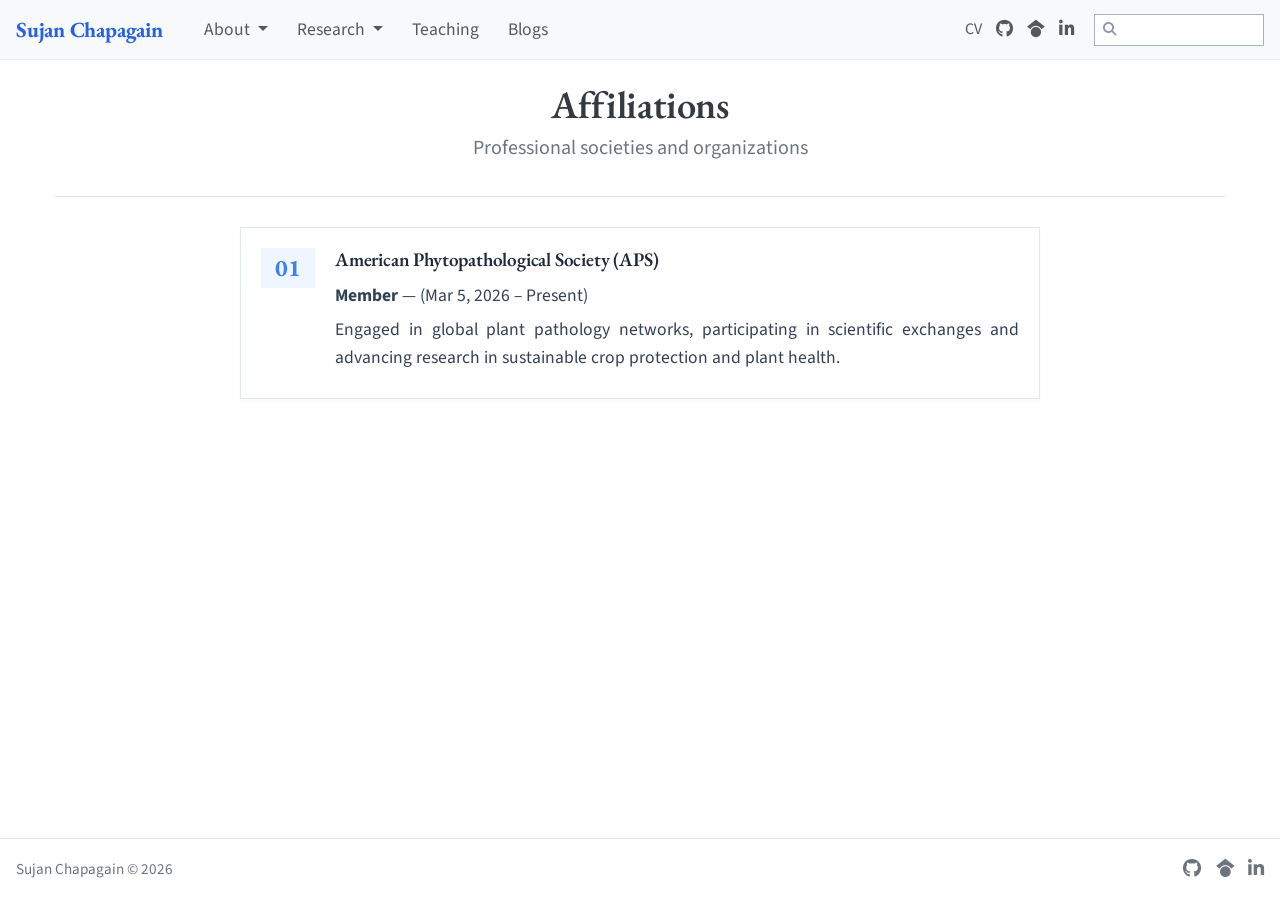
<file: affiliations.html>
<!doctype html>
<html lang="en">
<head>
<meta charset="utf-8">
<meta name="viewport" content="width=device-width, initial-scale=1">
<title>Affiliations | Sujan Chapagain</title>
<meta name="description" content="Sujan Chapagain - Agricultural Researcher | Agronomy, Plant Pathology and Plant Breeding">
<link rel="stylesheet" href="https://cdnjs.cloudflare.com/ajax/libs/font-awesome/6.5.1/css/all.min.css">
<link rel="stylesheet" href="style.css">
<style>
  /* Navigation Bar Layout & Search Styling */
  .navbar-inner {
    display: flex;
    align-items: center;
    justify-content: space-between;
  }

  .nav-right {
    display: flex;
    align-items: center;
    gap: 14px;
  }

  .nav-search {
    position: relative;
    display: flex;
    align-items: center;
    margin-left: 6px;
  }

  .nav-search input {
    width: 170px;
    height: 32px;
    padding: 4px 10px 4px 30px;
    font-size: 0.9rem;
    color: #333;
    background-color: #ffffff;
    border: 1.5px solid #a4b3ca;
    border-radius: 6px;
    outline: none;
    transition: border-color 0.2s ease, box-shadow 0.2s ease;
  }

  .nav-search input:focus {
    border-color: #5c93e6;
    box-shadow: 0 0 0 2px rgba(92, 147, 230, 0.25);
  }

  .nav-search .search-icon {
    position: absolute;
    left: 9px;
    color: #8c98a9;
    font-size: 0.85rem;
    pointer-events: none;
  }

  /* Main Container Centering & Text Formatting */
  main {
    max-width: 1200px;
    margin: 0 auto;
    padding: 20px 15px;
  }

  .page-header {
    text-align: center;
    margin-bottom: 30px;
  }

  .affiliations-container {
    max-width: 800px;
    margin: 0 auto;
    display: flex;
    flex-direction: column;
    gap: 20px;
  }

  .org {
    display: flex;
    gap: 20px;
    align-items: flex-start;
    padding: 20px;
    border: 1px solid #e2e8f0;
    border-radius: 8px;
    background-color: #ffffff;
    box-shadow: 0 2px 5px rgba(0,0,0,0.03);
  }

  .org-number {
    font-size: 1.5rem;
    font-weight: 700;
    color: #3b82f6;
    background-color: #eff6ff;
    padding: 8px 14px;
    border-radius: 6px;
  }

  .org-text-box {
    flex: 1;
  }

  .org-title {
    margin: 0 0 10px 0;
    font-size: 1.2rem;
    color: #1e293b;
  }

  .role-list {
    list-style: none;
    padding: 0;
    margin: 0;
    line-height: 1.6;
    text-align: justify;
    color: #334155;
  }

  .role-list li {
    margin-bottom: 6px;
  }
</style>
</head>
<body>
<header class="navbar">
  <div class="navbar-inner">
    <a class="brand" href="index.html">Sujan Chapagain</a>
    <button class="menu-toggle" aria-label="Toggle menu"><i class="fa-solid fa-bars"></i></button>
    <ul class="nav-left">
      <li><button class="nav-link caret">About</button>
        <ul class="dropdown-menu">
          <li><a href="index.html">About me</a></li>
          <li><a href="news.html">News</a></li>
          <li><a href="contact.html">Contact</a></li>
        </ul>
      </li>
      <li><button class="nav-link caret active">Research</button>
        <ul class="dropdown-menu">
          <li><a href="projects.html">Projects &amp; Grants</a></li>
          <li><a href="publications.html">Publications</a></li>
          <li><a href="affiliations.html">Affiliations</a></li>
        </ul>
      </li>
      <li><a class="nav-link" href="teaching.html">Teaching</a></li>
      <li><a class="nav-link" href="blogs.html">Blogs</a></li>
    </ul>

    <!-- Right Section with Links & Search Bar -->
    <div class="nav-right">
      <a class="cv" href="files/Chapagain_Sujan_CV.pdf">CV</a>
      <a href="https://github.com/chapagainsujan" target="_blank" rel="noopener" aria-label="GitHub"><i class="fa-brands fa-github"></i></a>
      <a href="https://scholar.google.com/citations?user=jgRf4AgAAAAJ&hl=en" target="_blank" rel="noopener" aria-label="Google Scholar"><i class="fa-brands fa-google-scholar"></i></a>
      <a href="https://www.linkedin.com/in/sujan-chapagain-240617140/" target="_blank" rel="noopener" aria-label="LinkedIn"><i class="fa-brands fa-linkedin-in"></i></a>
      
      <!-- Right-Aligned Search Bar -->
      <div class="nav-search">
        <i class="fa-solid fa-magnifying-glass search-icon"></i>
        <input type="text" placeholder="" aria-label="Search site">
      </div>
    </div>
  </div>
</header>

<main>
  <div class="page-header">
    <h1 class="title">Affiliations</h1>
    <p class="subtitle">Professional societies and organizations</p>
  </div>

  <div class="affiliations-container">
    <div class="org">
      <div class="org-number">01</div>
      <div class="org-text-box">
        <h2 class="org-title">American Phytopathological Society (APS)</h2>
        <ul class="role-list">
          <li><strong>Member</strong> &mdash; (Mar 5, 2026 &ndash; Present)</li>
          <li>Engaged in global plant pathology networks, participating in scientific exchanges and advancing research in sustainable crop protection and plant health.</li>
        </ul>
      </div>
    </div>
    <!-- Additional affiliations can be added here following the same .org block format -->
  </div>
</main>

<footer>
  <div class="footer-inner">
    <div>Sujan Chapagain &copy; <span id="year">2026</span></div>
    <div class="footer-icons">
      <a href="https://github.com/chapagainsujan" target="_blank" rel="noopener" aria-label="GitHub"><i class="fa-brands fa-github"></i></a>
      <a href="https://scholar.google.com/citations?user=jgRf4AgAAAAJ&hl=en" target="_blank" rel="noopener" aria-label="Google Scholar"><i class="fa-brands fa-google-scholar"></i></a>
      <a href="https://www.linkedin.com/in/sujan-chapagain-240617140/" target="_blank" rel="noopener" aria-label="LinkedIn"><i class="fa-brands fa-linkedin-in"></i></a>
    </div>
  </div>
</footer>
<script src="script.js"></script>
</body>
</html>
</file>
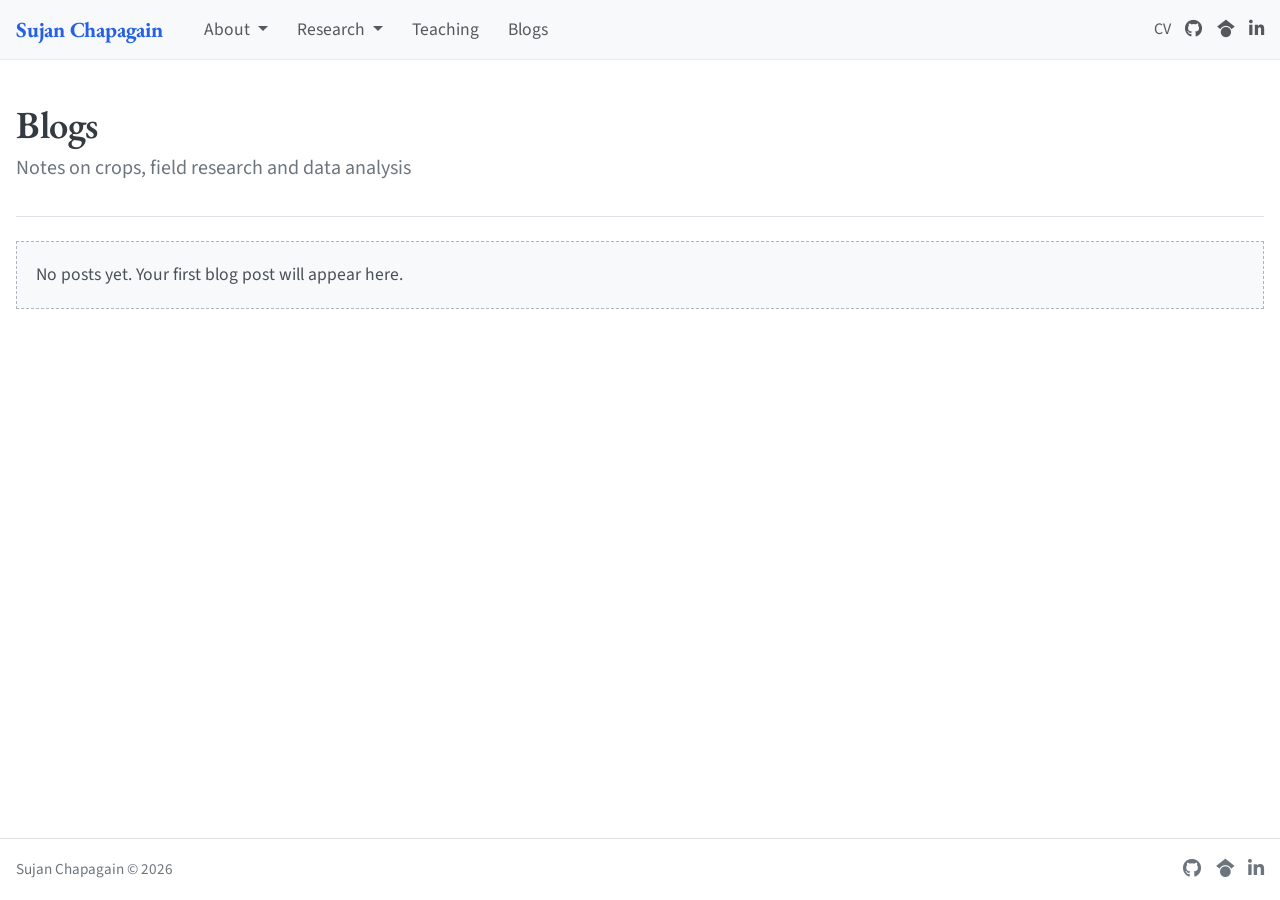
<file: blogs.html>
<!doctype html>
<html lang="en">
<head>
<meta charset="utf-8">
<meta name="viewport" content="width=device-width, initial-scale=1">
<title>Blogs | Sujan Chapagain</title>
<meta name="description" content="Sujan Chapagain - Agricultural Researcher | Agronomy, Plant Pathology and Plant Breeding">
<link rel="stylesheet" href="https://cdnjs.cloudflare.com/ajax/libs/font-awesome/6.5.1/css/all.min.css">
<link rel="stylesheet" href="style.css">
</head>
<body>
<header class="navbar">
  <div class="navbar-inner">
    <a class="brand" href="index.html">Sujan Chapagain </a>
    <button class="menu-toggle" aria-label="Toggle menu"><i class="fa-solid fa-bars"></i></button>
    <ul class="nav-left">
      <li><button class="nav-link caret">About</button>
        <ul class="dropdown-menu">
          <li><a href="index.html">About me</a></li>
          <li><a href="news.html">News</a></li>
          <li><a href="contact.html">Contact</a></li>
        </ul></li>
      <li><button class="nav-link caret">Research</button>
        <ul class="dropdown-menu">
          <li><a href="projects.html">Projects &amp; Grants</a></li>
          <li><a href="publications.html">Publications</a></li>
          <li><a href="affiliations.html">Affiliations</a></li>
        </ul></li>
      <li><a class="nav-link" href="teaching.html">Teaching</a></li>
      <li><a class="nav-link active" href="blogs.html">Blogs</a></li>
    </ul>
    <div class="nav-right">
      <a class="cv" href="files/Chapagain_Sujan_CV.pdf">CV</a>
      <a href="https://github.com/chapagainsujan" target="_blank" rel="noopener" aria-label="GitHub"><i class="fa-brands fa-github"></i></a>
      <a href="https://scholar.google.com/citations?user=jgRf4AgAAAAJ&hl=en" target="_blank" rel="noopener" aria-label="Google Scholar"><i class="fa-brands fa-google-scholar"></i></a>
      <a href="https://www.linkedin.com/in/sujan-chapagain-240617140/" target="_blank" rel="noopener" aria-label="LinkedIn"><i class="fa-brands fa-linkedin-in"></i></a>
    </div>
  </div>
</header>

<main>
<div class="page-header"><h1 class="title">Blogs</h1><p class="subtitle">Notes on crops, field research and data analysis</p></div><div class="empty">No posts yet. Your first blog post will appear here.</div>
<!-- SAMPLE POST (copy, edit and paste above the empty box)
<article class="blog-item">
  <div>
    <h3><a href="#">Post title</a></h3>
    <div class="meta">Oct 17, 2026 &middot; Field research</div>
    <p>Two or three sentences that summarize the post.</p>
  </div>
  <img src="Image/post1.jpg" alt="">
</article>
-->
</main>

<footer>
  <div class="footer-inner">
    <div>Sujan Chapagain &copy; <span id="year">2026</span></div>
    <div class="footer-icons">
      <a href="https://github.com/chapagainsujan" target="_blank" rel="noopener" aria-label="GitHub"><i class="fa-brands fa-github"></i></a>
      <a href="https://scholar.google.com/citations?user=jgRf4AgAAAAJ&hl=en" target="_blank" rel="noopener" aria-label="Google Scholar"><i class="fa-brands fa-google-scholar"></i></a>
      <a href="https://www.linkedin.com/in/sujan-chapagain-240617140/" target="_blank" rel="noopener" aria-label="LinkedIn"><i class="fa-brands fa-linkedin-in"></i></a>
    </div>
  </div>
</footer>
<script src="script.js"></script>
</body>
</html>
</file>
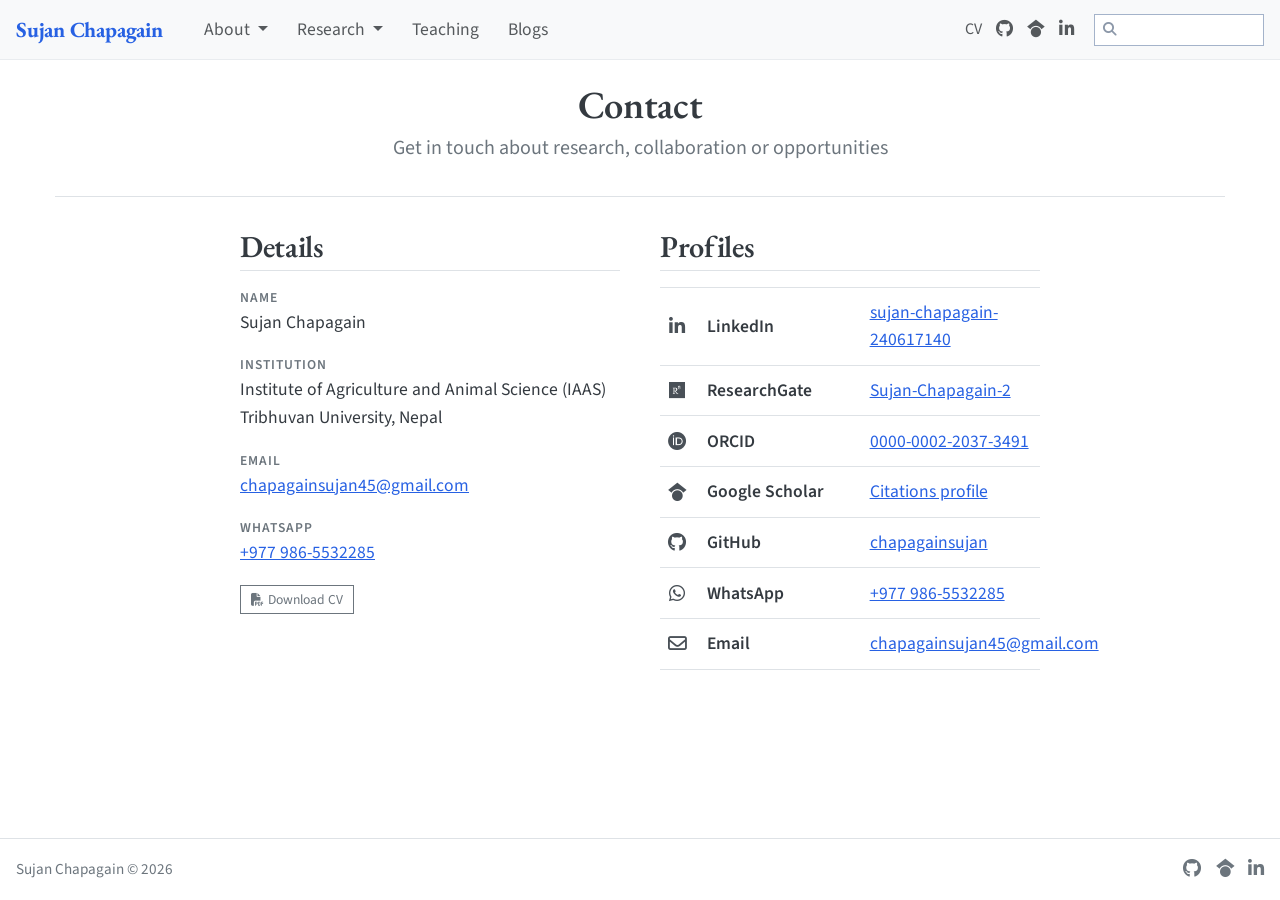
<file: contact.html>
<!doctype html>
<html lang="en">
<head>
<meta charset="utf-8">
<meta name="viewport" content="width=device-width, initial-scale=1">
<title>Contact | Sujan Chapagain</title>
<meta name="description" content="Sujan Chapagain - Agricultural Researcher | Agronomy, Plant Pathology and Plant Breeding">
<link rel="stylesheet" href="https://cdnjs.cloudflare.com/ajax/libs/font-awesome/6.5.1/css/all.min.css">
<link rel="stylesheet" href="style.css">
<style>
  /* Navigation Bar Layout & Search Styling */
  .navbar-inner {
    display: flex;
    align-items: center;
    justify-content: space-between;
  }

  .nav-right {
    display: flex;
    align-items: center;
    gap: 14px;
  }

  .nav-search {
    position: relative;
    display: flex;
    align-items: center;
    margin-left: 6px;
  }

  .nav-search input {
    width: 170px;
    height: 32px;
    padding: 4px 10px 4px 30px;
    font-size: 0.9rem;
    color: #333;
    background-color: #ffffff;
    border: 1.5px solid #a4b3ca;
    border-radius: 6px;
    outline: none;
    transition: border-color 0.2s ease, box-shadow 0.2s ease;
  }

  .nav-search input:focus {
    border-color: #5c93e6;
    box-shadow: 0 0 0 2px rgba(92, 147, 230, 0.25);
  }

  .nav-search .search-icon {
    position: absolute;
    left: 9px;
    color: #8c98a9;
    font-size: 0.85rem;
    pointer-events: none;
  }

  /* Main Container Centering & Text Formatting */
  main {
    max-width: 1200px;
    margin: 0 auto;
    padding: 20px 15px;
  }

  .page-header {
    text-align: center;
    margin-bottom: 30px;
  }

  .contact-grid {
    max-width: 800px;
    margin: 0 auto;
    display: grid;
    grid-template-columns: repeat(auto-fit, minmax(300px, 1fr));
    gap: 40px;
  }

  .contact-grid p {
    text-align: justify;
    line-height: 1.6;
  }
</style>
</head>
<body>
<header class="navbar">
  <div class="navbar-inner">
    <a class="brand" href="index.html">Sujan Chapagain</a>
    <button class="menu-toggle" aria-label="Toggle menu"><i class="fa-solid fa-bars"></i></button>
    <ul class="nav-left">
      <li><button class="nav-link caret active">About</button>
        <ul class="dropdown-menu">
          <li><a href="index.html">About me</a></li>
          <li><a href="news.html">News</a></li>
          <li><a href="contact.html">Contact</a></li>
        </ul>
      </li>
      <li><button class="nav-link caret">Research</button>
        <ul class="dropdown-menu">
          <li><a href="projects.html">Projects &amp; Grants</a></li>
          <li><a href="publications.html">Publications</a></li>
          <li><a href="affiliations.html">Affiliations</a></li>
        </ul>
      </li>
      <li><a class="nav-link" href="teaching.html">Teaching</a></li>
      <li><a class="nav-link" href="blogs.html">Blogs</a></li>
    </ul>
    
    <!-- Right Section with Links & Search Bar -->
    <div class="nav-right">
      <a class="cv" href="files/Chapagain_Sujan_CV.pdf">CV</a>
      <a href="https://github.com/chapagainsujan" target="_blank" rel="noopener" aria-label="GitHub"><i class="fa-brands fa-github"></i></a>
      <a href="https://scholar.google.com/citations?user=jgRf4AgAAAAJ&hl=en" target="_blank" rel="noopener" aria-label="Google Scholar"><i class="fa-brands fa-google-scholar"></i></a>
      <a href="https://www.linkedin.com/in/sujan-chapagain-240617140/" target="_blank" rel="noopener" aria-label="LinkedIn"><i class="fa-brands fa-linkedin-in"></i></a>
      
      <!-- Right-Aligned Search Bar -->
      <div class="nav-search">
        <i class="fa-solid fa-magnifying-glass search-icon"></i>
        <input type="text" placeholder="" aria-label="Search site">
      </div>
    </div>
  </div>
</header>

<main>
  <div class="page-header">
    <h1 class="title">Contact</h1>
    <p class="subtitle">Get in touch about research, collaboration or opportunities</p>
  </div>
  
  <div class="contact-grid">
    <div>
      <h2>Details</h2>
      <p class="detail"><span class="label">Name</span>Sujan Chapagain</p>
      <p class="detail"><span class="label">Institution</span>Institute of Agriculture and Animal Science (IAAS)<br>Tribhuvan University, Nepal</p>
      <p class="detail"><span class="label">Email</span><a href="mailto:chapagainsujan45@gmail.com">chapagainsujan45@gmail.com</a></p>
      <p class="detail"><span class="label">WhatsApp</span><a href="https://wa.me/9779865532285" target="_blank" rel="noopener">+977 986-5532285</a></p>
      <p><a class="btn-outline" href="files/Chapagain_Sujan_CV.pdf"><i class="fa-solid fa-file-pdf"></i> Download CV</a></p>
    </div>
    
    <div>
      <h2>Profiles</h2>
      <ul class="link-rows">
        <li><i class="fa-brands fa-linkedin-in"></i><span class="name">LinkedIn</span><a class="handle" href="https://www.linkedin.com/in/sujan-chapagain-240617140/" target="_blank" rel="noopener">sujan-chapagain-240617140</a></li>
        <li><i class="fa-brands fa-researchgate"></i><span class="name">ResearchGate</span><a class="handle" href="https://www.researchgate.net/profile/Sujan-Chapagain-2" target="_blank" rel="noopener">Sujan-Chapagain-2</a></li>
        <li><i class="fa-brands fa-orcid"></i><span class="name">ORCID</span><a class="handle" href="https://orcid.org/0000-0002-2037-3491" target="_blank" rel="noopener">0000-0002-2037-3491</a></li>
        <li><i class="fa-brands fa-google-scholar"></i><span class="name">Google Scholar</span><a class="handle" href="https://scholar.google.com/citations?user=jgRf4AgAAAAJ&hl=en" target="_blank" rel="noopener">Citations profile</a></li>
        <li><i class="fa-brands fa-github"></i><span class="name">GitHub</span><a class="handle" href="https://github.com/chapagainsujan" target="_blank" rel="noopener">chapagainsujan</a></li>
        <li><i class="fa-brands fa-whatsapp"></i><span class="name">WhatsApp</span><a class="handle" href="https://wa.me/9779865532285" target="_blank" rel="noopener">+977 986-5532285</a></li>
        <li><i class="fa-regular fa-envelope"></i><span class="name">Email</span><a class="handle" href="mailto:chapagainsujan45@gmail.com">chapagainsujan45@gmail.com</a></li>
      </ul>
    </div>
  </div>
</main>

<footer>
  <div class="footer-inner">
    <div>Sujan Chapagain &copy; <span id="year">2026</span></div>
    <div class="footer-icons">
      <a href="https://github.com/chapagainsujan" target="_blank" rel="noopener" aria-label="GitHub"><i class="fa-brands fa-github"></i></a>
      <a href="https://scholar.google.com/citations?user=jgRf4AgAAAAJ&hl=en" target="_blank" rel="noopener" aria-label="Google Scholar"><i class="fa-brands fa-google-scholar"></i></a>
      <a href="https://www.linkedin.com/in/sujan-chapagain-240617140/" target="_blank" rel="noopener" aria-label="LinkedIn"><i class="fa-brands fa-linkedin-in"></i></a>
    </div>
  </div>
</footer>
<script src="script.js"></script>
</body>
</html>
</file>
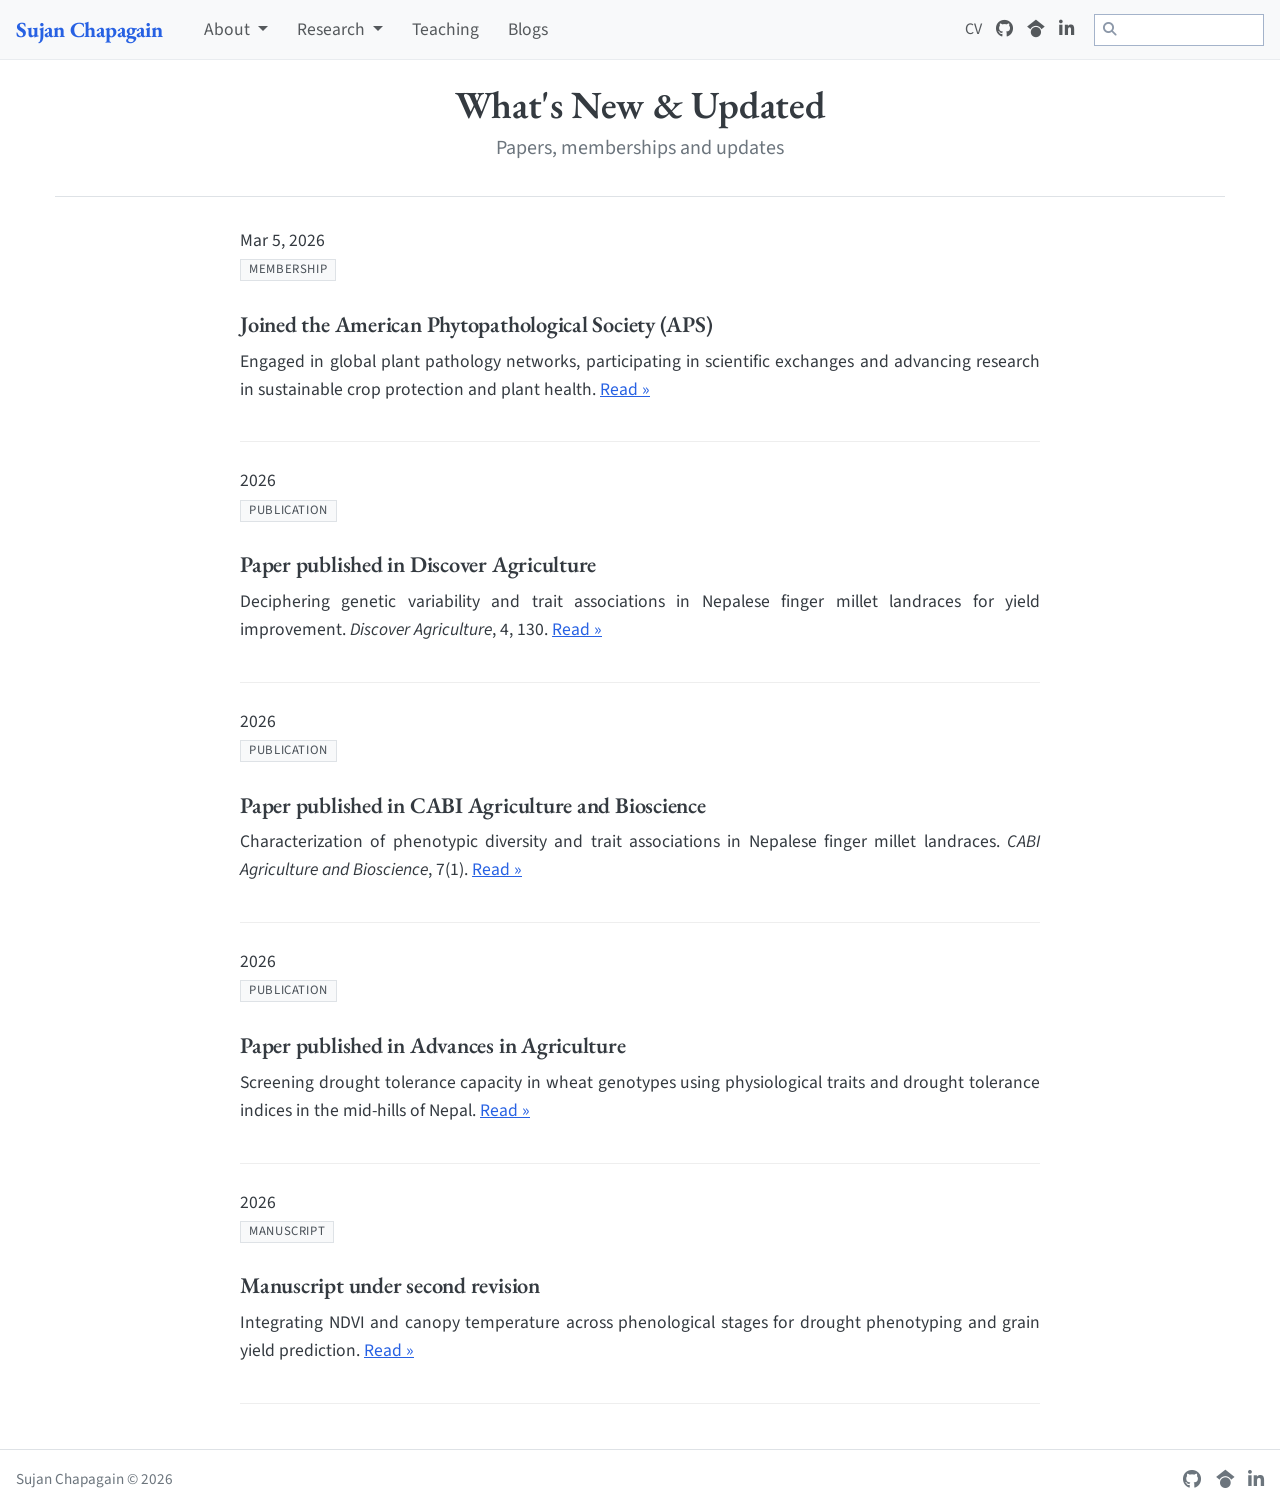
<file: news.html>
<!doctype html>
<html lang="en">
<head>
<meta charset="utf-8">
<meta name="viewport" content="width=device-width, initial-scale=1">
<title>News | Sujan Chapagain</title>
<meta name="description" content="Sujan Chapagain - Agricultural Researcher | Agronomy, Plant Pathology and Plant Breeding">
<link rel="stylesheet" href="https://cdnjs.cloudflare.com/ajax/libs/font-awesome/6.5.1/css/all.min.css">
<link rel="stylesheet" href="style.css">
<style>
  /* Navigation Bar Layout & Search Styling */
  .navbar-inner {
    display: flex;
    align-items: center;
    justify-content: space-between;
  }

  .nav-right {
    display: flex;
    align-items: center;
    gap: 14px;
  }

  .nav-search {
    position: relative;
    display: flex;
    align-items: center;
    margin-left: 6px;
  }

  .nav-search input {
    width: 170px;
    height: 32px;
    padding: 4px 10px 4px 30px;
    font-size: 0.9rem;
    color: #333;
    background-color: #ffffff;
    border: 1.5px solid #a4b3ca;
    border-radius: 6px;
    outline: none;
    transition: border-color 0.2s ease, box-shadow 0.2s ease;
  }

  .nav-search input:focus {
    border-color: #5c93e6;
    box-shadow: 0 0 0 2px rgba(92, 147, 230, 0.25);
  }

  .nav-search .search-icon {
    position: absolute;
    left: 9px;
    color: #8c98a9;
    font-size: 0.85rem;
    pointer-events: none;
  }

  /* Main Container Centering & Text Formatting */
  main {
    max-width: 1200px;
    margin: 0 auto;
    padding: 20px 15px;
  }

  .page-header {
    text-align: center;
    margin-bottom: 30px;
  }

  .news-container {
    max-width: 800px;
    margin: 0 auto;
  }

  .news-item {
    margin-bottom: 25px;
    padding-bottom: 20px;
    border-bottom: 1px solid #eee;
  }

  .news-item p {
    text-align: justify;
    line-height: 1.6;
    margin-top: 6px;
  }
</style>
</head>
<body>
<header class="navbar">
  <div class="navbar-inner">
    <a class="brand" href="index.html">Sujan Chapagain</a>
    <button class="menu-toggle" aria-label="Toggle menu"><i class="fa-solid fa-bars"></i></button>
    <ul class="nav-left">
      <li><button class="nav-link caret active">About</button>
        <ul class="dropdown-menu">
          <li><a href="index.html">About me</a></li>
          <li><a href="news.html">News</a></li>
          <li><a href="contact.html">Contact</a></li>
        </ul>
      </li>
      <li><button class="nav-link caret">Research</button>
        <ul class="dropdown-menu">
          <li><a href="projects.html">Projects &amp; Grants</a></li>
          <li><a href="publications.html">Publications</a></li>
          <li><a href="affiliations.html">Affiliations</a></li>
        </ul>
      </li>
      <li><a class="nav-link" href="teaching.html">Teaching</a></li>
      <li><a class="nav-link" href="blogs.html">Blogs</a></li>
    </ul>
    
    <!-- Right Section with Links & Search Bar -->
    <div class="nav-right">
      <a class="cv" href="files/Chapagain_Sujan_CV.pdf">CV</a>
      <a href="https://github.com/chapagainsujan" target="_blank" rel="noopener" aria-label="GitHub"><i class="fa-brands fa-github"></i></a>
      <a href="https://scholar.google.com/citations?user=jgRf4AgAAAAJ&hl=en" target="_blank" rel="noopener" aria-label="Google Scholar"><i class="fa-brands fa-google-scholar"></i></a>
      <a href="https://www.linkedin.com/in/sujan-chapagain-240617140/" target="_blank" rel="noopener" aria-label="LinkedIn"><i class="fa-brands fa-linkedin-in"></i></a>
      
      <!-- Right-Aligned Search Bar -->
      <div class="nav-search">
        <i class="fa-solid fa-magnifying-glass search-icon"></i>
        <input type="text" placeholder="" aria-label="Search site">
      </div>
    </div>
  </div>
</header>

<main>
  <div class="page-header">
    <h1 class="title">What's New &amp; Updated</h1>
    <p class="subtitle">Papers, memberships and updates</p>
  </div>
  
  <div class="news-container">
    <div class="news-item">
      <div class="news-date">Mar 5, 2026</div>
      <div>
        <span class="tag">Membership</span>
        <h3>Joined the American Phytopathological Society (APS)</h3>
        <p>Engaged in global plant pathology networks, participating in scientific exchanges and advancing research in sustainable crop protection and plant health. <a href="affiliations.html">Read &raquo;</a></p>
      </div>
    </div>

    <div class="news-item">
      <div class="news-date">2026</div>
      <div>
        <span class="tag">Publication</span>
        <h3>Paper published in Discover Agriculture</h3>
        <p>Deciphering genetic variability and trait associations in Nepalese finger millet landraces for yield improvement. <em>Discover Agriculture</em>, 4, 130. <a href="https://link.springer.com/article/10.1007/s44279-026-00587-3" target="_blank" rel="noopener">Read &raquo;</a></p>
      </div>
    </div>

    <div class="news-item">
      <div class="news-date">2026</div>
      <div>
        <span class="tag">Publication</span>
        <h3>Paper published in CABI Agriculture and Bioscience</h3>
        <p>Characterization of phenotypic diversity and trait associations in Nepalese finger millet landraces. <em>CABI Agriculture and Bioscience</em>, 7(1). <a href="https://doi.org/10.1079/ab.2026.0044" target="_blank" rel="noopener">Read &raquo;</a></p>
      </div>
    </div>

    <div class="news-item">
      <div class="news-date">2026</div>
      <div>
        <span class="tag">Publication</span>
        <h3>Paper published in Advances in Agriculture</h3>
        <p>Screening drought tolerance capacity in wheat genotypes using physiological traits and drought tolerance indices in the mid-hills of Nepal. <a href="https://onlinelibrary.wiley.com/doi/10.1155/aia/4020245" target="_blank" rel="noopener">Read &raquo;</a></p>
      </div>
    </div>

    <div class="news-item">
      <div class="news-date">2026</div>
      <div>
        <span class="tag">Manuscript</span>
        <h3>Manuscript under second revision</h3>
        <p>Integrating NDVI and canopy temperature across phenological stages for drought phenotyping and grain yield prediction. <a href="publications.html">Read &raquo;</a></p>
      </div>
    </div>
  </div>
</main>

<footer>
  <div class="footer-inner">
    <div>Sujan Chapagain &copy; <span id="year">2026</span></div>
    <div class="footer-icons">
      <a href="https://github.com/chapagainsujan" target="_blank" rel="noopener" aria-label="GitHub"><i class="fa-brands fa-github"></i></a>
      <a href="https://scholar.google.com/citations?user=jgRf4AgAAAAJ&hl=en" target="_blank" rel="noopener" aria-label="Google Scholar"><i class="fa-brands fa-google-scholar"></i></a>
      <a href="https://www.linkedin.com/in/sujan-chapagain-240617140/" target="_blank" rel="noopener" aria-label="LinkedIn"><i class="fa-brands fa-linkedin-in"></i></a>
    </div>
  </div>
</footer>
<script src="script.js"></script>
</body>
</html>
</file>
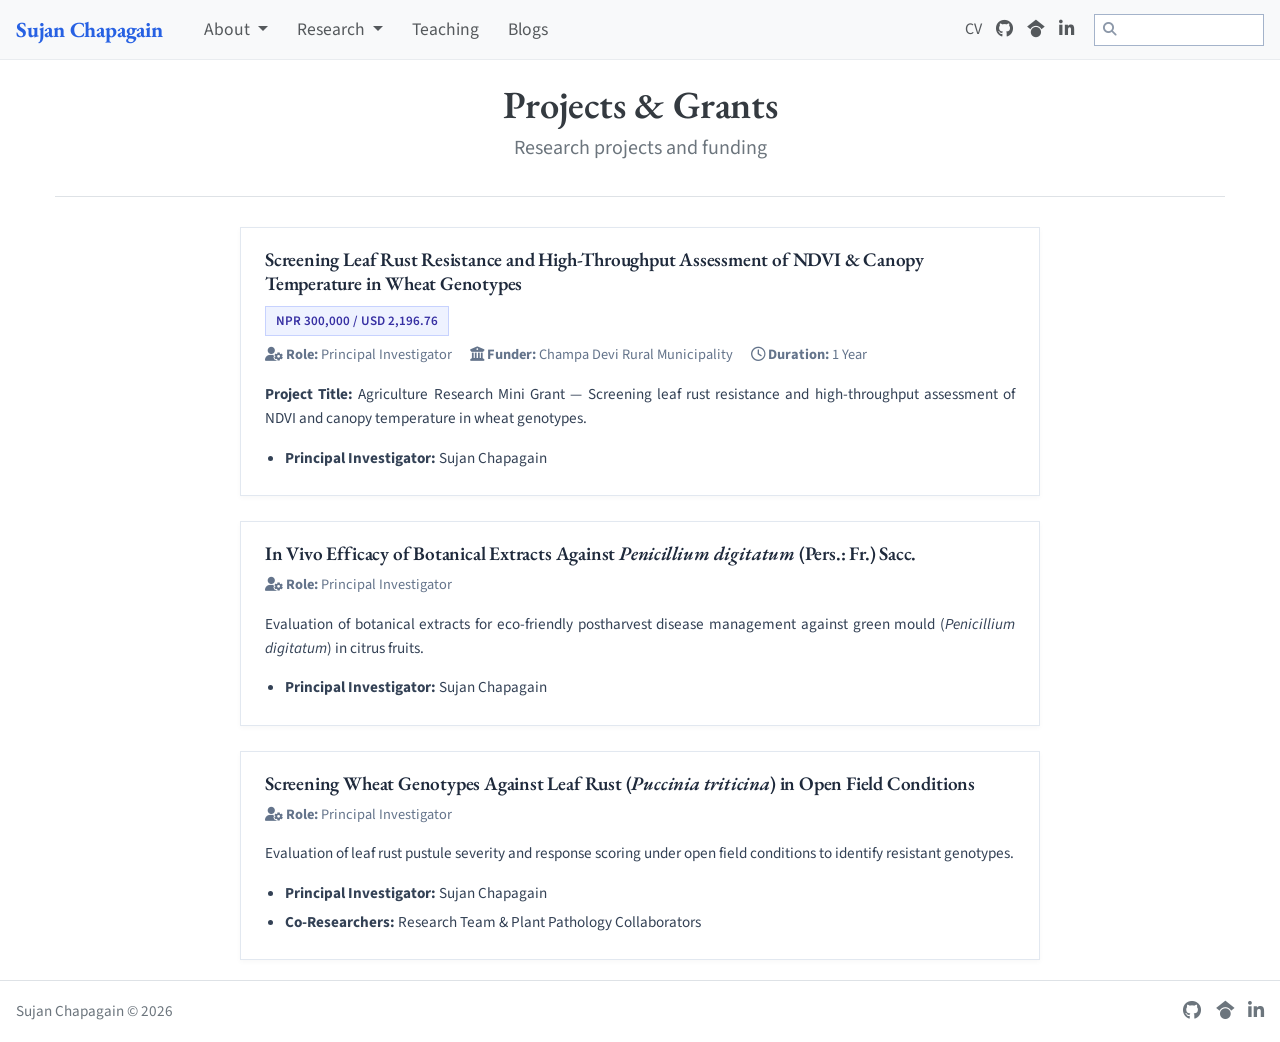
<file: projects.html>
<!doctype html>
<html lang="en">
<head>
<meta charset="utf-8">
<meta name="viewport" content="width=device-width, initial-scale=1">
<title>Projects &amp; Grants | Sujan Chapagain</title>
<meta name="description" content="Sujan Chapagain - Agricultural Researcher | Agronomy, Plant Pathology and Plant Breeding">
<link rel="stylesheet" href="https://cdnjs.cloudflare.com/ajax/libs/font-awesome/6.5.1/css/all.min.css">
<link rel="stylesheet" href="style.css">
<style>
  /* Navigation Bar Layout & Search Styling */
  .navbar-inner {
    display: flex;
    align-items: center;
    justify-content: space-between;
  }

  .nav-right {
    display: flex;
    align-items: center;
    gap: 14px;
  }

  .nav-search {
    position: relative;
    display: flex;
    align-items: center;
    margin-left: 6px;
  }

  .nav-search input {
    width: 170px;
    height: 32px;
    padding: 4px 10px 4px 30px;
    font-size: 0.9rem;
    color: #333;
    background-color: #ffffff;
    border: 1.5px solid #a4b3ca;
    border-radius: 6px;
    outline: none;
    transition: border-color 0.2s ease, box-shadow 0.2s ease;
  }

  .nav-search input:focus {
    border-color: #5c93e6;
    box-shadow: 0 0 0 2px rgba(92, 147, 230, 0.25);
  }

  .nav-search .search-icon {
    position: absolute;
    left: 9px;
    color: #8c98a9;
    font-size: 0.85rem;
    pointer-events: none;
  }

  /* Centered Page Layout */
  main {
    max-width: 1200px;
    margin: 0 auto;
    padding: 20px 15px;
  }

  .page-header {
    text-align: center;
    margin-bottom: 30px;
  }

  .projects-container {
    max-width: 800px;
    margin: 0 auto;
    display: flex;
    flex-direction: column;
    gap: 25px;
  }

  .project-card {
    border: 1px solid #e2e8f0;
    border-radius: 8px;
    padding: 20px 24px;
    background-color: #ffffff;
    box-shadow: 0 2px 5px rgba(0,0,0,0.03);
  }

  .project-header {
    display: flex;
    justify-content: space-between;
    align-items: flex-start;
    flex-wrap: wrap;
    gap: 10px;
    margin-bottom: 8px;
  }

  .project-title {
    font-size: 1.2rem;
    color: #1e293b;
    margin: 0;
  }

  .grant-badge {
    background-color: #eef2ff;
    color: #3730a3;
    font-size: 0.82rem;
    font-weight: 600;
    padding: 4px 10px;
    border-radius: 12px;
    border: 1px solid #c7d2fe;
  }

  .project-meta {
    font-size: 0.9rem;
    color: #64748b;
    margin-bottom: 12px;
  }

  .project-meta span {
    margin-right: 15px;
  }

  .project-details {
    text-align: justify;
    line-height: 1.6;
    color: #334155;
    font-size: 0.95rem;
  }

  .project-details ul {
    margin: 8px 0 0 20px;
    padding: 0;
  }

  .project-details li {
    margin-bottom: 5px;
  }
</style>
</head>
<body>
<header class="navbar">
  <div class="navbar-inner">
    <a class="brand" href="index.html">Sujan Chapagain</a>
    <button class="menu-toggle" aria-label="Toggle menu"><i class="fa-solid fa-bars"></i></button>
    <ul class="nav-left">
      <li><button class="nav-link caret">About</button>
        <ul class="dropdown-menu">
          <li><a href="index.html">About me</a></li>
          <li><a href="news.html">News</a></li>
          <li><a href="contact.html">Contact</a></li>
        </ul>
      </li>
      <li><button class="nav-link caret active">Research</button>
        <ul class="dropdown-menu">
          <li><a href="projects.html">Projects &amp; Grants</a></li>
          <li><a href="publications.html">Publications</a></li>
          <li><a href="affiliations.html">Affiliations</a></li>
        </ul>
      </li>
      <li><a class="nav-link" href="teaching.html">Teaching</a></li>
      <li><a class="nav-link" href="blogs.html">Blogs</a></li>
    </ul>

    <!-- Right Section with Links & Search Bar -->
    <div class="nav-right">
      <a class="cv" href="files/Chapagain_Sujan_CV.pdf">CV</a>
      <a href="https://github.com/chapagainsujan" target="_blank" rel="noopener" aria-label="GitHub"><i class="fa-brands fa-github"></i></a>
      <a href="https://scholar.google.com/citations?user=jgRf4AgAAAAJ&hl=en" target="_blank" rel="noopener" aria-label="Google Scholar"><i class="fa-brands fa-google-scholar"></i></a>
      <a href="https://www.linkedin.com/in/sujan-chapagain-240617140/" target="_blank" rel="noopener" aria-label="LinkedIn"><i class="fa-brands fa-linkedin-in"></i></a>
      
      <!-- Right-Aligned Search Bar -->
      <div class="nav-search">
        <i class="fa-solid fa-magnifying-glass search-icon"></i>
        <input type="text" placeholder="" aria-label="Search site">
      </div>
    </div>
  </div>
</header>

<main>
  <div class="page-header">
    <h1 class="title">Projects &amp; Grants</h1>
    <p class="subtitle">Research projects and funding</p>
  </div>

  <div class="projects-container">
    
    <!-- Project 1 -->
    <div class="project-card">
      <div class="project-header">
        <h3 class="project-title">Screening Leaf Rust Resistance and High-Throughput Assessment of NDVI &amp; Canopy Temperature in Wheat Genotypes</h3>
        <span class="grant-badge">NPR 300,000 / USD 2,196.76</span>
      </div>
      <div class="project-meta">
        <span><i class="fa-solid fa-user-gear"></i> <strong>Role:</strong> Principal Investigator</span>
        <span><i class="fa-solid fa-building-columns"></i> <strong>Funder:</strong> Champa Devi Rural Municipality</span>
        <span><i class="fa-regular fa-clock"></i> <strong>Duration:</strong> 1 Year</span>
      </div>
      <div class="project-details">
        <p><strong>Project Title:</strong> Agriculture Research Mini Grant — Screening leaf rust resistance and high-throughput assessment of NDVI and canopy temperature in wheat genotypes.</p>
        <ul>
          <li><strong>Principal Investigator:</strong> Sujan Chapagain</li>
        </ul>
      </div>
    </div>

    <!-- Project 2 -->
    <div class="project-card">
      <div class="project-header">
        <h3 class="project-title">In Vivo Efficacy of Botanical Extracts Against <em>Penicillium digitatum</em> (Pers.: Fr.) Sacc.</h3>
      </div>
      <div class="project-meta">
        <span><i class="fa-solid fa-user-gear"></i> <strong>Role:</strong> Principal Investigator</span>
      </div>
      <div class="project-details">
        <p>Evaluation of botanical extracts for eco-friendly postharvest disease management against green mould (<em>Penicillium digitatum</em>) in citrus fruits.</p>
        <ul>
          <li><strong>Principal Investigator:</strong> Sujan Chapagain</li>
        </ul>
      </div>
    </div>

    <!-- Project 3 -->
    <div class="project-card">
      <div class="project-header">
        <h3 class="project-title">Screening Wheat Genotypes Against Leaf Rust (<em>Puccinia triticina</em>) in Open Field Conditions</h3>
      </div>
      <div class="project-meta">
        <span><i class="fa-solid fa-user-gear"></i> <strong>Role:</strong> Principal Investigator</span>
      </div>
      <div class="project-details">
        <p>Evaluation of leaf rust pustule severity and response scoring under open field conditions to identify resistant genotypes.</p>
        <ul>
          <li><strong>Principal Investigator:</strong> Sujan Chapagain</li>
          <li><strong>Co-Researchers:</strong> Research Team &amp; Plant Pathology Collaborators</li>
        </ul>
      </div>
    </div>

  </div>
</main>

<footer>
  <div class="footer-inner">
    <div>Sujan Chapagain &copy; <span id="year">2026</span></div>
    <div class="footer-icons">
      <a href="https://github.com/chapagainsujan" target="_blank" rel="noopener" aria-label="GitHub"><i class="fa-brands fa-github"></i></a>
      <a href="https://scholar.google.com/citations?user=jgRf4AgAAAAJ&hl=en" target="_blank" rel="noopener" aria-label="Google Scholar"><i class="fa-brands fa-google-scholar"></i></a>
      <a href="https://www.linkedin.com/in/sujan-chapagain-240617140/" target="_blank" rel="noopener" aria-label="LinkedIn"><i class="fa-brands fa-linkedin-in"></i></a>
    </div>
  </div>
</footer>
<script src="script.js"></script>
</body>
</html>
</file>
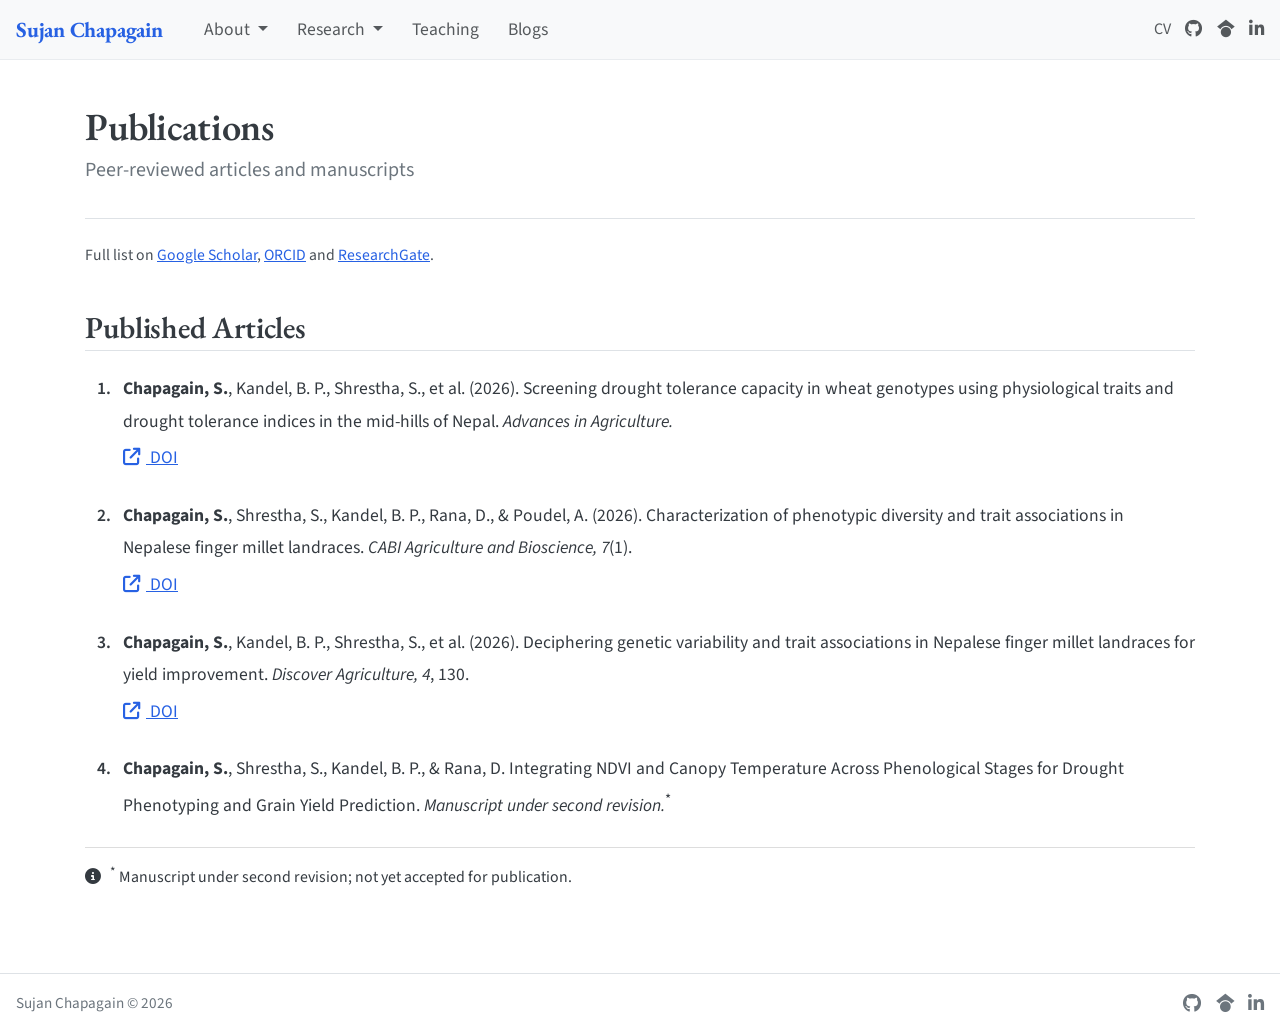
<file: publications.html>
<!DOCTYPE html>
<html lang="en">
<head>
<meta charset="utf-8">
<meta name="viewport" content="width=device-width, initial-scale=1">

<title>Publications | Sujan Chapagain</title>
<meta name="description" content="Sujan Chapagain - Agricultural Researcher | Agronomy, Plant Pathology and Plant Breeding">

<link rel="stylesheet" href="https://cdnjs.cloudflare.com/ajax/libs/font-awesome/6.5.1/css/all.min.css">
<link rel="stylesheet" href="style.css">

<style>
/* Center the main content and leave balanced side margins */
main {
  width: 100%;
  max-width: 1200px;
  margin: 0 auto;
  padding: 42px 45px 65px;
}

/* Page heading */
.page-header {
  margin-bottom: 22px;
}

.page-header .title {
  margin-bottom: 5px;
}

/* Links to academic profiles */
.note {
  margin: 20px 0 38px;
  line-height: 1.8;
}

/* Publication section */
.publication-section {
  width: 100%;
  margin-top: 30px;
}

.publication-section h2 {
  margin-bottom: 22px;
}

/* Readable reference list */
.publication-list {
  margin: 0;
  padding-left: 30px;
  max-width: 100%;
}

.publication-list li {
  padding-left: 8px;
  margin-bottom: 25px;
  line-height: 1.85;
  overflow-wrap: break-word;
  word-wrap: break-word;
}

.publication-list li::marker {
  font-weight: 600;
}

.publication-doi {
  display: block;
  margin-top: 4px;
}

.publication-doi i {
  margin-right: 5px;
}

/* Manuscript footnote */
.publication-footnote {
  margin-top: 12px;
  padding-top: 12px;
  border-top: 1px solid #ddd;
  line-height: 1.8;
  font-size: 0.9em;
}

.publication-footnote i {
  margin-right: 6px;
}

/* Responsive spacing */
@media (max-width: 850px) {
  main {
    padding: 32px 28px 50px;
  }
}

@media (max-width: 600px) {
  main {
    padding: 28px 20px 45px;
  }

  .publication-list {
    padding-left: 24px;
  }

  .publication-list li {
    padding-left: 4px;
    margin-bottom: 22px;
  }
}
</style>
</head>

<body>

<header class="navbar">
  <div class="navbar-inner">

    <a class="brand" href="index.html">
      Sujan Chapagain 
    </a>

    <button class="menu-toggle"
      type="button"
      aria-label="Toggle menu"
      aria-expanded="false">
      <i class="fa-solid fa-bars"></i>
    </button>

    <ul class="nav-left">
      <li>
        <button class="nav-link caret" type="button">About</button>
        <ul class="dropdown-menu">
          <li><a href="index.html">About me</a></li>
          <li><a href="news.html">News</a></li>
          <li><a href="contact.html">Contact</a></li>
        </ul>
      </li>

      <li>
        <button class="nav-link caret active" type="button">Research</button>
        <ul class="dropdown-menu">
          <li><a href="projects.html">Projects &amp; Grants</a></li>
          <li><a href="publications.html">Publications</a></li>
          <li><a href="affiliations.html">Affiliations</a></li>
        </ul>
      </li>

      <li><a class="nav-link" href="teaching.html">Teaching</a></li>
      <li><a class="nav-link" href="blogs.html">Blogs</a></li>
    </ul>

    <div class="nav-right">
      <a class="cv" href="files/Chapagain_Sujan_CV.pdf">CV</a>

      <a href="https://github.com/chapagainsujan"
         target="_blank" rel="noopener" aria-label="GitHub">
        <i class="fa-brands fa-github"></i>
      </a>

      <a href="https://scholar.google.com/citations?user=jgRf4AgAAAAJ&amp;hl=en"
         target="_blank" rel="noopener" aria-label="Google Scholar">
        <i class="fa-brands fa-google-scholar"></i>
      </a>

      <a href="https://www.linkedin.com/in/sujan-chapagain-240617140/"
         target="_blank" rel="noopener" aria-label="LinkedIn">
        <i class="fa-brands fa-linkedin-in"></i>
      </a>
    </div>

  </div>
</header>

<main>

  <div class="page-header">
    <h1 class="title">Publications</h1>
    <p class="subtitle">Peer-reviewed articles and manuscripts</p>
  </div>

  <p class="note">
    Full list on
    <a href="https://scholar.google.com/citations?user=jgRf4AgAAAAJ&amp;hl=en"
       target="_blank" rel="noopener">Google Scholar</a>,
    <a href="https://orcid.org/0000-0002-2037-3491"
       target="_blank" rel="noopener">ORCID</a> and
    <a href="https://www.researchgate.net/profile/Sujan-Chapagain-2"
       target="_blank" rel="noopener">ResearchGate</a>.
  </p>

  <section class="publication-section">

    <h2>Published Articles</h2>

    <ol class="publication-list">

      <li>
        <strong>Chapagain, S.</strong>, Kandel, B. P., Shrestha, S.,
        et al. (2026).
        Screening drought tolerance capacity in wheat genotypes using
        physiological traits and drought tolerance indices in the
        mid-hills of Nepal.
        <em>Advances in Agriculture.</em>

        <a class="publication-doi"
           href="https://doi.org/10.1155/aia/4020245"
           target="_blank" rel="noopener">
          <i class="fa-solid fa-arrow-up-right-from-square"></i>
          DOI
        </a>
      </li>

      <li>
        <strong>Chapagain, S.</strong>, Shrestha, S., Kandel, B. P.,
        Rana, D., &amp; Poudel, A. (2026).
        Characterization of phenotypic diversity and trait associations
        in Nepalese finger millet landraces.
        <em>CABI Agriculture and Bioscience, 7</em>(1).

        <a class="publication-doi"
           href="https://doi.org/10.1079/ab.2026.0044"
           target="_blank" rel="noopener">
          <i class="fa-solid fa-arrow-up-right-from-square"></i>
          DOI
        </a>
      </li>

      <li>
        <strong>Chapagain, S.</strong>, Kandel, B. P., Shrestha, S.,
        et al. (2026).
        Deciphering genetic variability and trait associations in
        Nepalese finger millet landraces for yield improvement.
        <em>Discover Agriculture, 4</em>, 130.

        <a class="publication-doi"
           href="https://doi.org/10.1007/s44279-026-00587-3"
           target="_blank" rel="noopener">
          <i class="fa-solid fa-arrow-up-right-from-square"></i>
          DOI
        </a>
      </li>

      <li>
        <strong>Chapagain, S.</strong>, Shrestha, S., Kandel, B. P.,
        &amp; Rana, D.
        Integrating NDVI and Canopy Temperature Across Phenological
        Stages for Drought Phenotyping and Grain Yield Prediction.
        <em>Manuscript under second revision.</em><sup>*</sup>
      </li>

    </ol>

    <p class="publication-footnote">
      <i class="fa-solid fa-circle-info" aria-hidden="true"></i>
      <sup>*</sup>
      Manuscript under second revision; not yet accepted for publication.
    </p>

  </section>

</main>

<footer>
  <div class="footer-inner">

    <div>
      Sujan Chapagain &copy; <span id="year">2026</span>
    </div>

    <div class="footer-icons">
      <a href="https://github.com/chapagainsujan"
         target="_blank" rel="noopener" aria-label="GitHub">
        <i class="fa-brands fa-github"></i>
      </a>

      <a href="https://scholar.google.com/citations?user=jgRf4AgAAAAJ&amp;hl=en"
         target="_blank" rel="noopener" aria-label="Google Scholar">
        <i class="fa-brands fa-google-scholar"></i>
      </a>

      <a href="https://www.linkedin.com/in/sujan-chapagain-240617140/"
         target="_blank" rel="noopener" aria-label="LinkedIn">
        <i class="fa-brands fa-linkedin-in"></i>
      </a>
    </div>

  </div>
</footer>

<script src="script.js"></script>

<script>
document.getElementById('year').textContent =
  new Date().getFullYear();
</script>

</body>
</html>
</file>
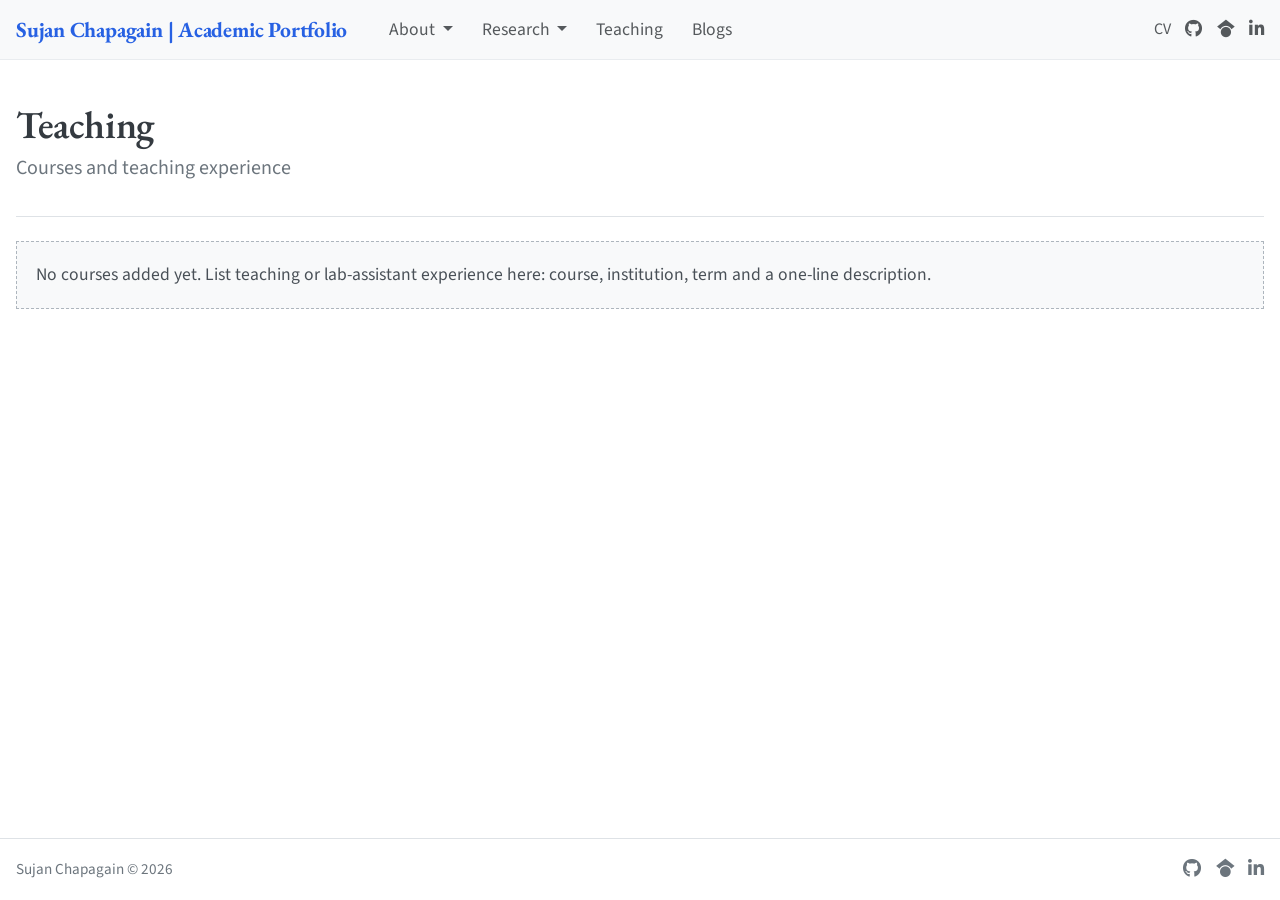
<file: teaching.html>
<!doctype html>
<html lang="en">
<head>
<meta charset="utf-8">
<meta name="viewport" content="width=device-width, initial-scale=1">
<title>Teaching | Sujan Chapagain</title>
<meta name="description" content="Sujan Chapagain - Agricultural Researcher | Agronomy, Plant Pathology and Plant Breeding">
<link rel="stylesheet" href="https://cdnjs.cloudflare.com/ajax/libs/font-awesome/6.5.1/css/all.min.css">
<link rel="stylesheet" href="style.css">
</head>
<body>
<header class="navbar">
  <div class="navbar-inner">
    <a class="brand" href="index.html">Sujan Chapagain | Academic Portfolio</a>
    <button class="menu-toggle" aria-label="Toggle menu"><i class="fa-solid fa-bars"></i></button>
    <ul class="nav-left">
      <li><button class="nav-link caret">About</button>
        <ul class="dropdown-menu">
          <li><a href="index.html">About me</a></li>
          <li><a href="news.html">News</a></li>
          <li><a href="contact.html">Contact</a></li>
        </ul></li>
      <li><button class="nav-link caret">Research</button>
        <ul class="dropdown-menu">
          <li><a href="projects.html">Projects &amp; Grants</a></li>
          <li><a href="publications.html">Publications</a></li>
          <li><a href="affiliations.html">Affiliations</a></li>
        </ul></li>
      <li><a class="nav-link active" href="teaching.html">Teaching</a></li>
      <li><a class="nav-link" href="blogs.html">Blogs</a></li>
    </ul>
    <div class="nav-right">
      <a class="cv" href="files/Chapagain_Sujan_CV.pdf">CV</a>
      <a href="https://github.com/chapagainsujan" target="_blank" rel="noopener" aria-label="GitHub"><i class="fa-brands fa-github"></i></a>
      <a href="https://scholar.google.com/citations?user=jgRf4AgAAAAJ&hl=en" target="_blank" rel="noopener" aria-label="Google Scholar"><i class="fa-brands fa-google-scholar"></i></a>
      <a href="https://www.linkedin.com/in/sujan-chapagain-240617140/" target="_blank" rel="noopener" aria-label="LinkedIn"><i class="fa-brands fa-linkedin-in"></i></a>
    </div>
  </div>
</header>

<main>
<div class="page-header"><h1 class="title">Teaching</h1><p class="subtitle">Courses and teaching experience</p></div><div class="empty">No courses added yet. List teaching or lab-assistant experience here: course, institution, term and a one-line description.</div>
</main>

<footer>
  <div class="footer-inner">
    <div>Sujan Chapagain &copy; <span id="year">2026</span></div>
    <div class="footer-icons">
      <a href="https://github.com/chapagainsujan" target="_blank" rel="noopener" aria-label="GitHub"><i class="fa-brands fa-github"></i></a>
      <a href="https://scholar.google.com/citations?user=jgRf4AgAAAAJ&hl=en" target="_blank" rel="noopener" aria-label="Google Scholar"><i class="fa-brands fa-google-scholar"></i></a>
      <a href="https://www.linkedin.com/in/sujan-chapagain-240617140/" target="_blank" rel="noopener" aria-label="LinkedIn"><i class="fa-brands fa-linkedin-in"></i></a>
    </div>
  </div>
</footer>
<script src="script.js"></script>
</body>
</html>
</file>
<file: style.css>
/* ===== Academic Portfolio – Garamond & Clean Academic Theme ===== */
@import url("https://fonts.googleapis.com/css2?family=EB+Garamond:ital,wght@0,400..800;1,400..800&family=Source+Sans+3:ital,wght@0,300;0,400;0,600;0,700;1,400&display=swap");

:root {
  --text: #343a40;
  --muted: #6c757d;
  --link: #2761e3;
  --border: #dee2e6;
  --light: #f8f9fa;
  --primary: #2780e3;
  --maxw: 1280px;
}

/* Global Reset & Base Elements (Sharp corners everywhere) */
*, *::before, *::after { 
  box-sizing: border-box; 
  border-radius: 0 !important; 
}

html { 
  scroll-behavior: smooth; 
}

body {
  margin: 0; 
  color: var(--text); 
  background: #fff;
  font-family: "Source Sans 3", "Source Sans Pro", -apple-system, "Segoe UI", Roboto, Arial, sans-serif;
  font-size: 1.1rem; 
  line-height: 1.55;
  display: flex; 
  flex-direction: column; 
  min-height: 100vh;
}

a { 
  color: var(--link); 
  text-decoration: underline; 
}

a:hover { 
  color: #1d4eb5; 
}

img { 
  max-width: 100%; 
  height: auto; 
}

/* Heading Typography (EB Garamond) */
h1, h2, h3, h4, 
.about-name, 
.section-title, 
.paper-title, 
.org-title, 
.card-title, 
.brand { 
  font-family: "EB Garamond", Garamond, Georgia, serif;
  font-weight: 600; 
  line-height: 1.25; 
  color: var(--text); 
  letter-spacing: -0.01em;
}

/* Header & Navigation Bar with Slide-Down Dropdown on Hover */
.navbar { 
  background: var(--light); 
  border-bottom: 1px solid #e9ecef; 
  position: sticky; 
  top: 0; 
  z-index: 50; 
}

.navbar-inner { 
  max-width: var(--maxw); 
  margin: 0 auto; 
  padding: .5rem 1rem; 
  display: flex; 
  align-items: center; 
  gap: 1.2rem; 
  flex-wrap: wrap; 
}

.brand { 
  color: var(--link); 
  font-size: 1.35rem; 
  text-decoration: none; 
  margin-right: .6rem; 
  white-space: nowrap; 
  font-weight: 700; 
}

.nav-left, .nav-right { 
  display: flex; 
  align-items: center; 
  list-style: none; 
  margin: 0; 
  padding: 0; 
  gap: .2rem; 
}

.nav-right { 
  margin-left: auto; 
  gap: .9rem; 
}

.nav-left > li { 
  position: relative; 
}

.nav-left a.nav-link, .nav-left button.nav-link {
  display: inline-block; 
  padding: .5rem .8rem; 
  color: #55595c; 
  text-decoration: none;
  background: none; 
  border: 0; 
  font: inherit; 
  cursor: pointer;
}

.nav-left a.nav-link:hover, .nav-left button.nav-link:hover, .nav-left .active { 
  color: #000; 
}

/* Hover Slide-Down Dropdown Menu */
.nav-left > li:hover > .dropdown-menu {
  display: block;
}

.caret::after { 
  content: ""; 
  display: inline-block; 
  margin-left: .45em; 
  vertical-align: .2em; 
  border-top: .32em solid; 
  border-right: .32em solid transparent; 
  border-left: .32em solid transparent; 
}

.dropdown-menu { 
  display: none; 
  position: absolute; 
  top: 100%; 
  left: 0; 
  min-width: 11rem; 
  background: #fff; 
  border: 1px solid var(--border); 
  padding: .4rem 0; 
  list-style: none; 
  margin: 0; 
  box-shadow: 0 4px 10px rgba(0, 0, 0, 0.05);
}

.dropdown-menu a { 
  display: block; 
  padding: .35rem 1rem; 
  color: var(--text); 
  text-decoration: none; 
  font-size: 1rem; 
}

.dropdown-menu a:hover { 
  background: var(--light); 
}

.nav-right a { 
  color: #55595c; 
  text-decoration: none; 
  font-size: 1.15rem; 
}

.nav-right a:hover { 
  color: #000; 
}

.nav-right a.cv { 
  font-size: 1rem; 
}

.menu-toggle { 
  display: none; 
  background: none; 
  border: 1px solid var(--border); 
  padding: .25rem .6rem; 
  font-size: 1.2rem; 
  margin-left: auto; 
  cursor: pointer; 
}

/* Main Container Layout */
main { 
  flex: 1; 
  width: 100%; 
  max-width: var(--maxw); 
  margin: 0 auto; 
  padding: 2.5rem 1rem 3rem; 
}

h1.title { 
  font-size: 2.4rem; 
  margin: 0 0 .3rem; 
}

.subtitle { 
  color: var(--muted); 
  font-size: 1.25rem; 
  margin: 0 0 1.5rem; 
}

h2 { 
  font-size: 1.9rem; 
  margin: 2.2rem 0 1rem; 
  padding-bottom: .3rem; 
  border-bottom: 1px solid var(--border); 
}

h3 { 
  font-size: 1.4rem; 
  margin: 1.5rem 0 .6rem; 
}

.page-header { 
  margin-bottom: 1.5rem; 
  padding-bottom: .5rem; 
  border-bottom: 1px solid var(--border); 
}

/* About / Bio Section Layout (Trestles theme) */
.about { 
  display: grid; 
  grid-template-columns: 5fr 7fr; 
  gap: 0; 
  align-items: start; 
}

.about-side { 
  text-align: center; 
  padding: 1rem 2rem 1rem 0; 
  border-right: 1px solid var(--border); 
}

.about-main { 
  padding: 0 0 0 2.2rem; 
}

.about-main h2:first-child { 
  margin-top: 0; 
}

.profile-img { 
  width: 70%; 
  aspect-ratio: 1 / 1; 
  object-fit: cover; 
}

.profile-fallback { 
  width: 70%; 
  aspect-ratio: 1 / 1; 
  margin: 0 auto; 
  background: var(--light); 
  color: #adb5bd; 
  font-size: 4rem; 
  display: none; 
  align-items: center; 
  justify-content: center; 
  border: 1px solid var(--border); 
}

.about-name { 
  font-size: 2.3rem; 
  font-weight: 700; 
  margin: 1rem 0 .8rem; 
}

.link-buttons { 
  display: flex; 
  flex-wrap: wrap; 
  justify-content: center; 
  gap: .5rem; 
}

.btn-outline { 
  display: inline-flex; 
  align-items: center; 
  gap: .35em; 
  padding: .15rem .6rem; 
  font-size: .85rem; 
  color: #6c757d; 
  border: 1px solid #6c757d; 
  text-decoration: none; 
  background: #fff; 
}

.btn-outline:hover { 
  background: #6c757d; 
  color: #fff; 
}

.about-main ul { 
  padding-left: 1.4rem; 
}

.about-main li { 
  margin: .3rem 0; 
}

/* Section Titles */
.section-title { 
  font-size: 1.9rem; 
  font-weight: 600; 
  margin: 2.5rem 0 .3rem; 
  padding-bottom: .3rem; 
  border-bottom: 1px solid var(--border); 
}

.section-lead { 
  margin: .6rem 0 1.2rem; 
}

/* ===== Quarto Style Cards (Recent Posts Grid - 3 Columns Filled) ===== */
.cards { 
  display: grid; 
  grid-template-columns: repeat(3, 1fr); 
  gap: 1.5rem; 
  margin-top: 1.2rem;
  margin-bottom: 1.2rem;
}

.card { 
  border: 1px solid var(--border); 
  overflow: hidden; 
  background: #fff; 
  display: flex; 
  flex-direction: column; 
  transition: transform 0.2s ease, box-shadow 0.2s ease;
}

.card:hover {
  transform: translateY(-2px);
  box-shadow: 0 4px 10px rgba(0, 0, 0, 0.05);
}

.card img { 
  width: 100%; 
  height: 170px; 
  object-fit: cover; 
  border-bottom: 1px solid var(--border);
}

.card-body { 
  padding: .9rem 1rem; 
  flex-grow: 1; 
}

.card-title { 
  font-size: 1.2rem; 
  font-weight: 600; 
  margin: 0; 
  line-height: 1.35;
}

.card-title a { 
  color: var(--text); 
  text-decoration: none; 
}

.card-title a:hover { 
  color: var(--link); 
}

.card-date { 
  color: var(--muted); 
  font-size: .85rem; 
  text-align: right; 
  padding: .6rem 1rem; 
  background: var(--light);
  border-top: 1px solid var(--border);
}

.right { 
  text-align: right; 
  margin-top: 1rem; 
}

/* Filters & Chips */
.filter-bar { 
  display: flex; 
  flex-wrap: wrap; 
  gap: .5rem; 
  margin-bottom: 1.5rem; 
}

.chip { 
  border: 1px solid var(--border); 
  background: #fff; 
  padding: .15rem .8rem; 
  font-size: .95rem; 
  cursor: pointer; 
  color: var(--text); 
  font-family: inherit; 
}

.chip.on { 
  background: var(--primary); 
  border-color: var(--primary); 
  color: #fff; 
}

/* Publications, Posts & Blogs List */
.post { 
  display: grid; 
  grid-template-columns: 1fr 180px; 
  gap: 1.2rem; 
  padding: 1.2rem 0; 
  border-bottom: 1px solid var(--border); 
}

.post h3 { 
  margin: 0 0 .3rem; 
  font-size: 1.5rem; 
}

.post h3 a { 
  text-decoration: none; 
}

.post .meta { 
  color: var(--muted); 
  font-size: .95rem; 
}

.post img { 
  width: 100%; 
  height: 120px; 
  object-fit: cover; 
}

.tag { 
  display: inline-block; 
  background: var(--light); 
  border: 1px solid var(--border); 
  padding: 0 .5rem; 
  margin-bottom: .3rem; 
  font-size: .8rem; 
  color: #495057; 
  text-transform: uppercase; 
  letter-spacing: .05em; 
}

.note { 
  color: #495057; 
  font-size: .98rem; 
}

.pub-item { 
  margin-bottom: .5rem; 
}

.pub-citation { 
  margin: 0 0 .3rem; 
  line-height: 1.55; 
}

.pub-title { 
  font-weight: 600; 
}

.pub-links { 
  margin: .2rem 0 .4rem; 
}

.pub-btn { 
  display: inline-block; 
  padding: 0 .55rem; 
  margin-right: .3rem; 
  font-size: .85rem; 
  border: 1px solid var(--border); 
  text-decoration: none; 
  color: #495057; 
  background: var(--light); 
}

.pub-btn:hover { 
  background: var(--primary); 
  color: #fff; 
  border-color: var(--primary); 
}

hr.pub-divider { 
  width: 90%; 
  margin: .75rem 0; 
  border: 0; 
  border-top: 1px solid var(--border); 
}

.empty { 
  padding: 1.2rem; 
  background: var(--light); 
  border: 1px dashed #adb5bd; 
  color: #495057; 
}

/* Tables */
table { 
  border-collapse: collapse; 
  width: 100%; 
  font-size: 1rem; 
}

th, td { 
  padding: .6rem .7rem; 
  text-align: left; 
  border-bottom: 1px solid var(--border); 
  vertical-align: top; 
}

th { 
  border-bottom: 2px solid #212529; 
  font-weight: 600; 
}

tbody tr:hover { 
  background: #fafafa; 
}

/* Teaching & Affiliations */
.course { 
  display: grid; 
  grid-template-columns: 1fr 5fr; 
  gap: 1.2rem; 
  align-items: start; 
  margin-bottom: 1.5rem; 
}

.org { 
  display: grid; 
  grid-template-columns: 80px 1fr; 
  gap: 1.2rem; 
  border: 1px solid var(--border); 
  padding: 1.3rem; 
  margin-bottom: 1.1rem; 
  background: #fff; 
}

.org-number { 
  font-size: 2.6rem; 
  font-weight: 700; 
  color: #ced4da; 
  line-height: 1; 
  font-family: "EB Garamond", Garamond, Georgia, serif; 
}

.org-title { 
  font-size: 1.45rem; 
  margin: 0 0 .5rem; 
  padding: 0; 
  border: 0; 
}

.role-list { 
  margin: 0; 
  padding-left: 1.2rem; 
}

.role-list li { 
  margin: .3rem 0; 
}

/* People / Team */
.people-grid { 
  display: grid; 
  grid-template-columns: repeat(auto-fill, minmax(220px, 1fr)); 
  gap: 1.4rem; 
}

.person { 
  text-align: center; 
}

.person img { 
  width: 100%; 
  height: 200px; 
  object-fit: cover; 
}

.person .name { 
  font-weight: 600; 
  font-size: 1.2rem; 
  margin-top: .5rem; 
}

.person .role { 
  color: var(--muted); 
}

/* Contact Details */
.contact { 
  text-align: center; 
  font-size: 1.2rem; 
}

.contact p { 
  margin: .8rem 0; 
}

.contact-grid { 
  display: grid; 
  grid-template-columns: 1fr 1.3fr; 
  gap: 3.5rem; 
}

.contact-grid h2 { 
  margin-top: 0; 
}

.detail { 
  margin: 0 0 1.1rem; 
}

.detail .label { 
  display: block; 
  color: var(--muted); 
  font-size: .85rem; 
  text-transform: uppercase; 
  letter-spacing: .07em; 
  font-weight: 600; 
}

.link-rows { 
  list-style: none; 
  margin: 0; 
  padding: 0; 
}

.link-rows li { 
  display: grid; 
  grid-template-columns: 34px 150px 1fr; 
  gap: .8rem; 
  align-items: center; 
  padding: .7rem 0; 
  border-bottom: 1px solid var(--border); 
}

.link-rows li:first-child { 
  border-top: 1px solid var(--border); 
}

.link-rows i { 
  font-size: 1.15rem; 
  color: #495057; 
  text-align: center; 
}

.link-rows .name { 
  font-weight: 600; 
}

/* Blog Items */
.blog-item { 
  display: grid; 
  grid-template-columns: 1fr 240px; 
  gap: 1.6rem; 
  padding: 1.2rem 0; 
  border-bottom: 1px solid var(--border); 
}

.blog-item img { 
  width: 100%; 
  height: 170px; 
  object-fit: cover; 
}

.meta { 
  color: var(--muted); 
  font-size: .95rem; 
}

/* Icons */
.btn-outline i, .pub-btn i { 
  font-size: .95em; 
}

.nav-right a i { 
  font-size: 1.1rem; 
}

/* Footer Section */
footer { 
  border-top: 1px solid var(--border); 
  background: #fff; 
  font-size: .95rem; 
  color: #6c757d; 
}

.footer-inner { 
  max-width: var(--maxw); 
  margin: 0 auto; 
  padding: 1rem; 
  display: flex; 
  justify-content: space-between; 
  align-items: center; 
  gap: 1rem; 
  flex-wrap: wrap; 
}

.footer-inner a { 
  color: #6c757d; 
}

.footer-icons { 
  display: flex; 
  gap: .9rem; 
  font-size: 1.15rem; 
}

.footer-icons a { 
  color: #6c757d; 
}

/* Responsive Media Queries */
@media (max-width: 860px) {
  .menu-toggle { 
    display: block; 
  }

  .nav-left, .nav-right { 
    display: none; 
    width: 100%; 
    flex-direction: column; 
    align-items: flex-start; 
  }

  .navbar.show .nav-left, .navbar.show .nav-right { 
    display: flex; 
  }

  .nav-right { 
    flex-direction: row; 
    margin-left: 0; 
    padding: .5rem .8rem; 
  }

  .dropdown-menu { 
    position: static; 
    box-shadow: none; 
    border: 0; 
    padding-left: 1rem; 
  }

  .about { 
    grid-template-columns: 1fr; 
  }

  .about-side { 
    border-right: 0; 
    border-bottom: 1px solid var(--border); 
    padding: 0 0 1.5rem; 
  }

  .about-main { 
    padding: 1.5rem 0 0; 
  }

  .cards {
    grid-template-columns: 1fr;
  }

  .post, .course, .org, .contact-grid, .blog-item { 
    grid-template-columns: 1fr; 
    gap: .8rem; 
  }

  .link-rows li { 
    grid-template-columns: 34px 1fr; 
  }
}
</file>
